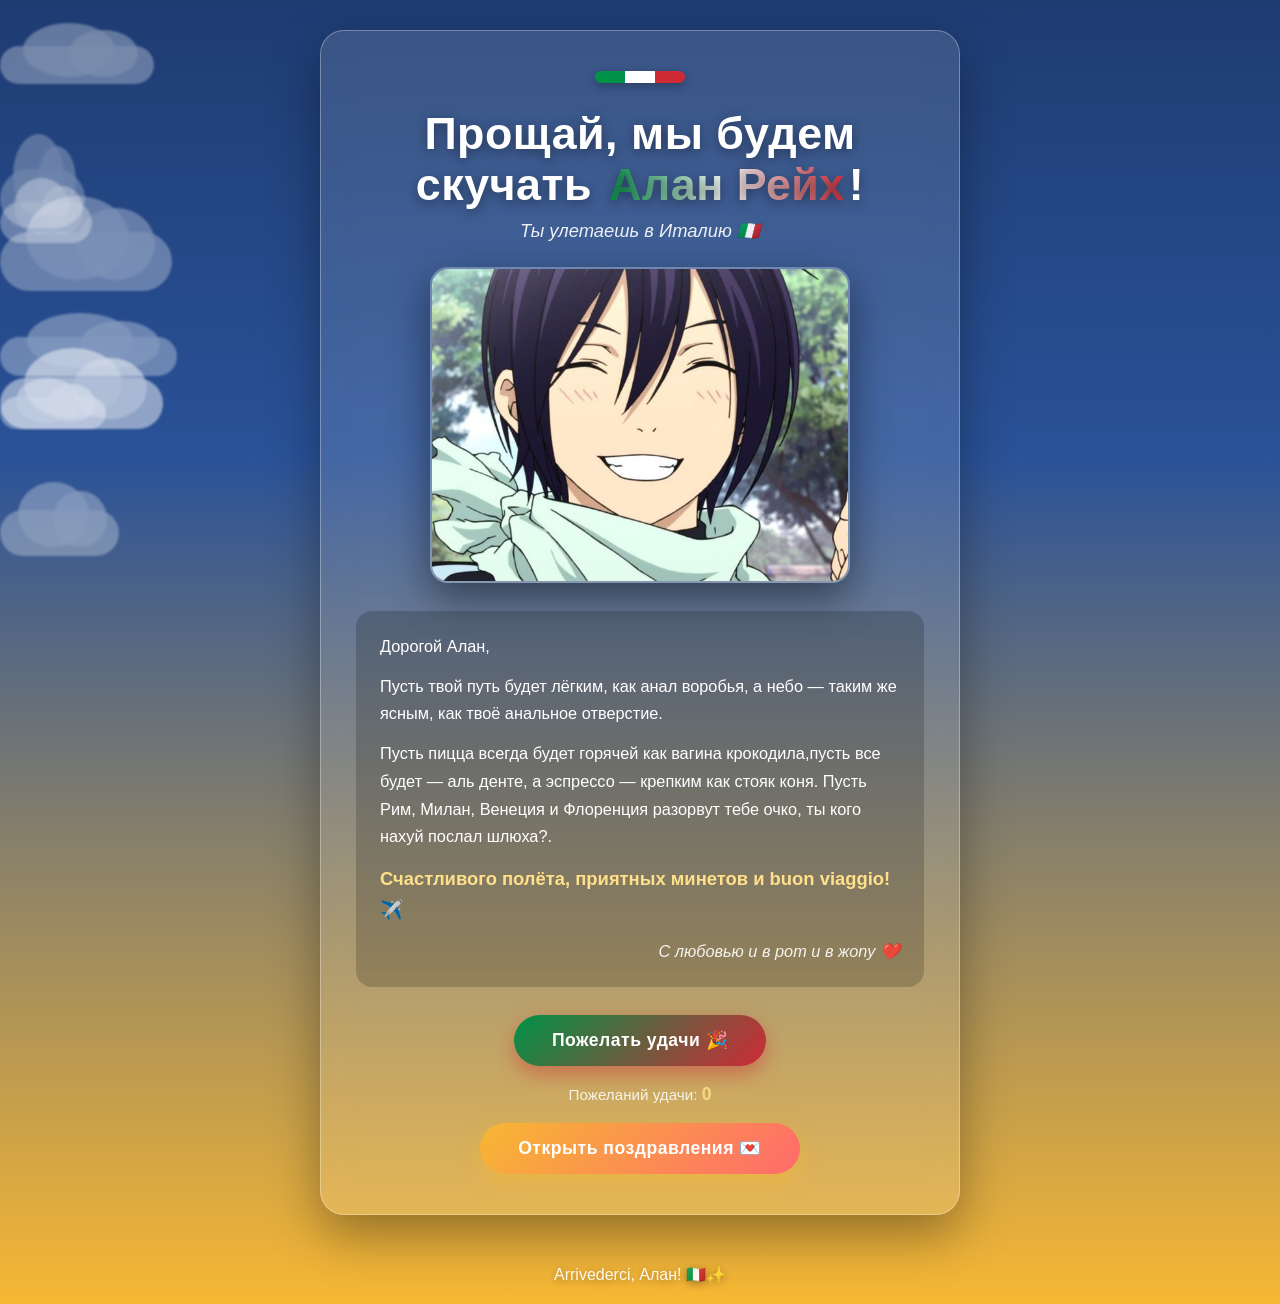
<file: index.html>
<!DOCTYPE html>
<html lang="ru">
<head>
    <meta charset="UTF-8">
    <meta name="viewport" content="width=device-width, initial-scale=1.0">
    <title>Прощай, Алан Рейх! ✈️ Италия ждёт</title>
    <link rel="stylesheet" href="style.css">
</head>
<body>
    <div class="sky">
        <div class="clouds" id="clouds"></div>
        <div class="plane" id="plane">✈️</div>
    </div>

    <main class="container">
        <div class="card" id="card">
            <div class="flag-stripe">
                <span></span><span></span><span></span>
            </div>

            <h1 class="title">
                Прощай, мы будем скучать <span class="name">Алан Рейх</span>!
            </h1>

            <p class="subtitle">Ты улетаешь в Италию 🇮🇹</p>

            <!-- ===== ТВОЁ ИЗОБРАЖЕНИЕ ===== -->
            <div class="main-image">
                <img src="постер.jpg" alt="Алан Рейх">
            </div>

            <div class="message">
                <p>Дорогой Алан,</p>
                <p>
                    Пусть твой путь будет лёгким, как анал воробья,
                    а небо — таким же ясным, как твоё анальное отверстие.
                </p>
                <p>
                    Пусть пицца всегда будет горячей как вагина крокодила,пусть все будет — аль денте,
                    а эспрессо — крепким как стояк коня. Пусть Рим, Милан, Венеция
                    и Флоренция разорвут тебе очко, ты кого нахуй послал шлюха?.
                </p>
                <p class="wish">
                    Счастливого полёта, приятных минетов и <strong>buon viaggio</strong>! ✈️
                </p>
                <p class="signature">С любовью и в рот и в жопу ❤️</p>
            </div>

            <button class="btn" id="wishBtn">Пожелать удачи 🎉</button>

            <p class="counter">
                Пожеланий удачи: <span id="wishCount">0</span>
            </p>
            <button class="btn btn-next" id="nextPageBtn">
                    Открыть поздравления 💌
            </button>
        </div>
    </main>

    <div class="confetti" id="confetti"></div>

    <footer class="footer">
        <p>Arrivederci, Алан! 🇮🇹✨</p>
    </footer>

    <script src="script.js"></script>
</body>
</html>
</file>
<file: style.css>
* {
    margin: 0;
    padding: 0;
    box-sizing: border-box;
}

body {
    font-family: 'Segoe UI', 'Helvetica Neue', Arial, sans-serif;
    min-height: 100vh;
    background: linear-gradient(180deg, #1e3c72 0%, #2a5298 35%, #f7b733 100%);
    color: #fff;
    overflow-x: hidden;
    position: relative;
}

/* Небо и облака */
.sky {
    position: fixed;
    inset: 0;
    overflow: hidden;
    z-index: 0;
    pointer-events: none;
}

.cloud {
    position: absolute;
    background: rgba(255, 255, 255, 0.75);
    border-radius: 50px;
    filter: blur(1px);
    animation: drift linear infinite;
}

.cloud::before,
.cloud::after {
    content: '';
    position: absolute;
    background: inherit;
    border-radius: 50%;
}

.cloud::before {
    width: 60%;
    height: 140%;
    top: -60%;
    left: 15%;
}

.cloud::after {
    width: 45%;
    height: 120%;
    top: -40%;
    right: 10%;
}

@keyframes drift {
    from { transform: translateX(-30vw); }
    to   { transform: translateX(130vw); }
}

/* Самолёт */
.plane {
    position: fixed;
    font-size: 2.5rem;
    top: 15%;
    left: -10%;
    z-index: 1;
    animation: fly 18s linear infinite;
    filter: drop-shadow(0 4px 6px rgba(0, 0, 0, 0.3));
}

@keyframes fly {
    0%   { left: -10%; top: 20%; transform: rotate(8deg); }
    50%  { top: 12%; }
    100% { left: 110%; top: 18%; transform: rotate(8deg); }
}

/* Основной контент */
.container {
    position: relative;
    z-index: 2;
    display: flex;
    justify-content: center;
    align-items: center;
    min-height: 100vh;
    padding: 30px 20px;
}

.card {
    background: rgba(255, 255, 255, 0.12);
    backdrop-filter: blur(14px);
    -webkit-backdrop-filter: blur(14px);
    border: 1px solid rgba(255, 255, 255, 0.3);
    border-radius: 24px;
    padding: 40px 35px;
    max-width: 640px;
    width: 100%;
    text-align: center;
    box-shadow: 0 20px 50px rgba(0, 0, 0, 0.35);
    animation: fadeUp 1s ease both;
    position: relative;
    overflow: hidden;
}

@keyframes fadeUp {
    from { opacity: 0; transform: translateY(40px); }
    to   { opacity: 1; transform: translateY(0); }
}

/* Итальянский флаг */
.flag-stripe {
    display: flex;
    width: 90px;
    height: 12px;
    margin: 0 auto 25px;
    border-radius: 6px;
    overflow: hidden;
    box-shadow: 0 3px 10px rgba(0, 0, 0, 0.3);
}

.flag-stripe span {
    flex: 1;
}

.flag-stripe span:nth-child(1) { background: #009246; }
.flag-stripe span:nth-child(2) { background: #ffffff; }
.flag-stripe span:nth-child(3) { background: #ce2b37; }

/* Заголовок */
.title {
    font-size: clamp(1.8rem, 5vw, 2.8rem);
    font-weight: 800;
    margin-bottom: 10px;
    letter-spacing: 0.5px;
    text-shadow: 0 3px 12px rgba(0, 0, 0, 0.4);
}

.title .name {
    background: linear-gradient(90deg, #009246, #ffffff, #ce2b37);
    -webkit-background-clip: text;
    background-clip: text;
    -webkit-text-fill-color: transparent;
    display: inline-block;
    padding: 0 4px;
}

.subtitle {
    font-size: 1.15rem;
    opacity: 0.9;
    margin-bottom: 25px;
    font-style: italic;
}

/* Сообщение */
.message {
    text-align: left;
    font-size: 1.02rem;
    line-height: 1.7;
    background: rgba(0, 0, 0, 0.18);
    border-radius: 16px;
    padding: 22px 24px;
    margin-bottom: 28px;
}

.message p {
    margin-bottom: 12px;
}

.message p:last-child {
    margin-bottom: 0;
}

.wish {
    font-size: 1.15rem;
    font-weight: 600;
    color: #ffe08a;
}

.signature {
    text-align: right;
    font-style: italic;
    opacity: 0.9;
}

/* Кнопка */
.btn {
    background: linear-gradient(135deg, #009246, #ce2b37);
    color: #fff;
    border: none;
    padding: 15px 38px;
    font-size: 1.1rem;
    font-weight: 700;
    border-radius: 50px;
    cursor: pointer;
    transition: transform 0.2s ease, box-shadow 0.2s ease;
    box-shadow: 0 8px 20px rgba(206, 43, 55, 0.45);
    letter-spacing: 0.5px;
}

.btn:hover {
    transform: translateY(-3px) scale(1.03);
    box-shadow: 0 12px 28px rgba(206, 43, 55, 0.65);
}

.btn:active {
    transform: translateY(-1px) scale(0.99);
}

.counter {
    margin-top: 18px;
    font-size: 0.95rem;
    opacity: 0.85;
}

.counter span {
    font-weight: 800;
    font-size: 1.1rem;
    color: #ffe08a;
}

/* Конфетти */
.confetti {
    position: fixed;
    inset: 0;
    pointer-events: none;
    z-index: 999;
    overflow: hidden;
}

.confetti-piece {
    position: absolute;
    width: 10px;
    height: 10px;
    top: -20px;
    animation: fall linear forwards;
}

@keyframes fall {
    to {
        transform: translateY(105vh) rotate(720deg);
        opacity: 0.9;
    }
}

/* Футер */
.footer {
    position: relative;
    z-index: 2;
    text-align: center;
    padding: 20px;
    font-size: 1rem;
    opacity: 0.9;
    text-shadow: 0 2px 8px rgba(0, 0, 0, 0.4);
}

/* Мобильная адаптация */
@media (max-width: 480px) {
    .card {
        padding: 30px 20px;
        border-radius: 18px;
    }

    .message {
        padding: 18px;
        font-size: 0.98rem;
    }

    .plane {
        font-size: 1.8rem;
    }
}

/* Кнопка перехода на страницу с поздравлениями */
.btn-next {
    display: block;
    margin: 18px auto 0;
    background: linear-gradient(135deg, #f7b733, #ff6b6b);
    box-shadow: 0 8px 20px rgba(247, 183, 51, 0.5);
}

.btn-next:hover {
    box-shadow: 0 12px 28px rgba(247, 183, 51, 0.7);
}

/* ===== Изображение на первой странице ===== */
.main-image {
    width: 100%;
    max-width: 420px;
    margin: 0 auto 28px;
    border-radius: 18px;
    overflow: hidden;
    box-shadow: 0 15px 40px rgba(0, 0, 0, 0.45);
    border: 2px solid rgba(255, 255, 255, 0.25);
    position: relative;
    transition: transform 0.4s ease, box-shadow 0.4s ease;
}

.main-image:hover {
    transform: scale(1.03);
    box-shadow: 0 20px 55px rgba(0, 0, 0, 0.6);
}

.main-image img {
    width: 100%;
    height: auto;
    display: block;
    object-fit: cover;
    aspect-ratio: 4 / 3; /* можно поменять: 1/1 — квадрат, 16/9 — широкое */
}

/* Мобильная адаптация */
@media (max-width: 480px) {
    .main-image {
        max-width: 100%;
        margin-bottom: 22px;
        border-radius: 14px;
    }
}
</file>
